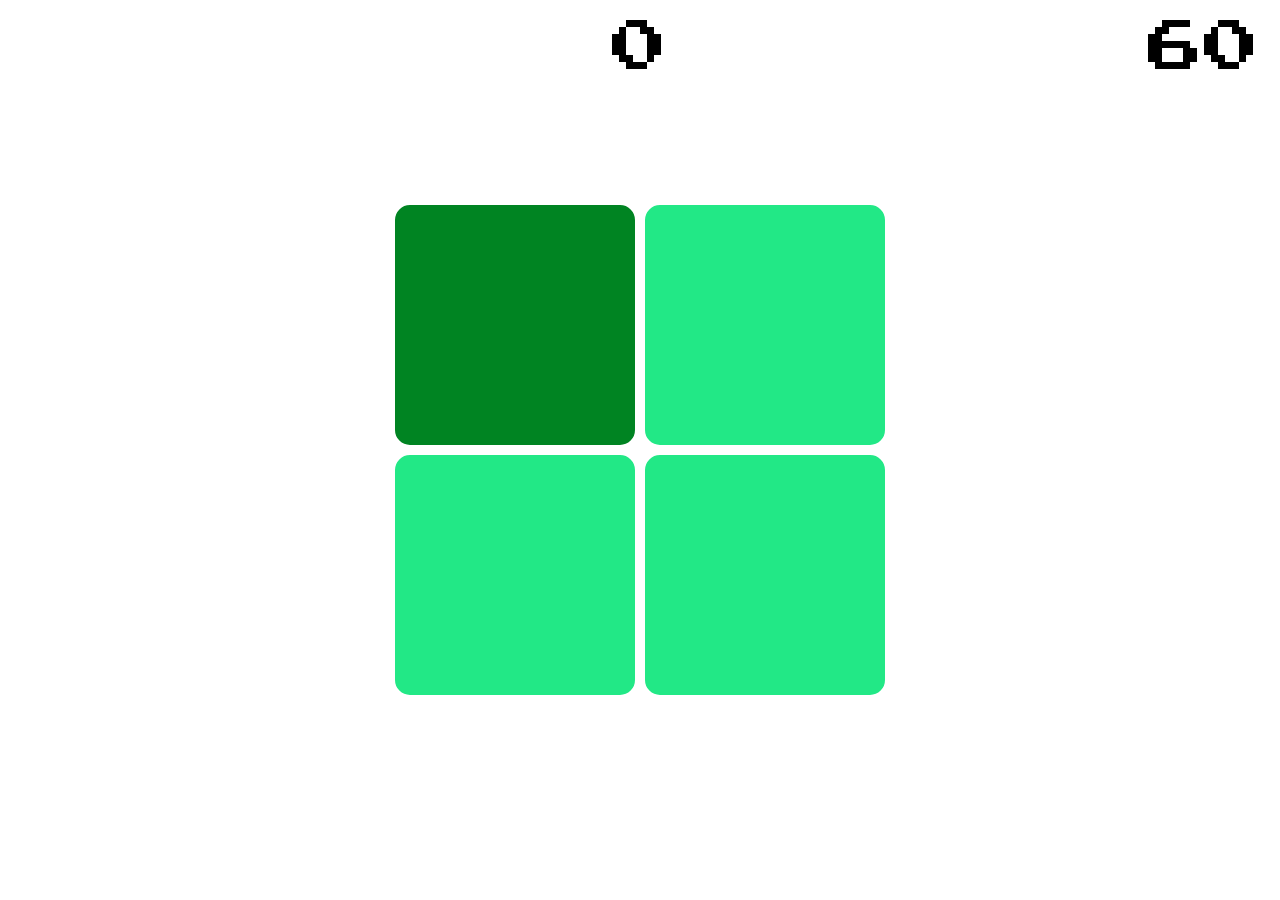
<file: Color Change Game/index.html>
<!DOCTYPE html>
<html lang="en">
<head>
    <meta charset="UTF-8">
    <meta name="viewport" content="width=device-width, initial-scale=1.0">
    <title>Document</title>
    <link rel="stylesheet" href="style.css">
</head>
<body>
    <div id="game-over">Game Over</div>
    <div id="point">0</div>
    <div id="countdown">60</div>
    <div class="board"></div>

    <script src="script.js"></script>
</body>
</html>
</file>
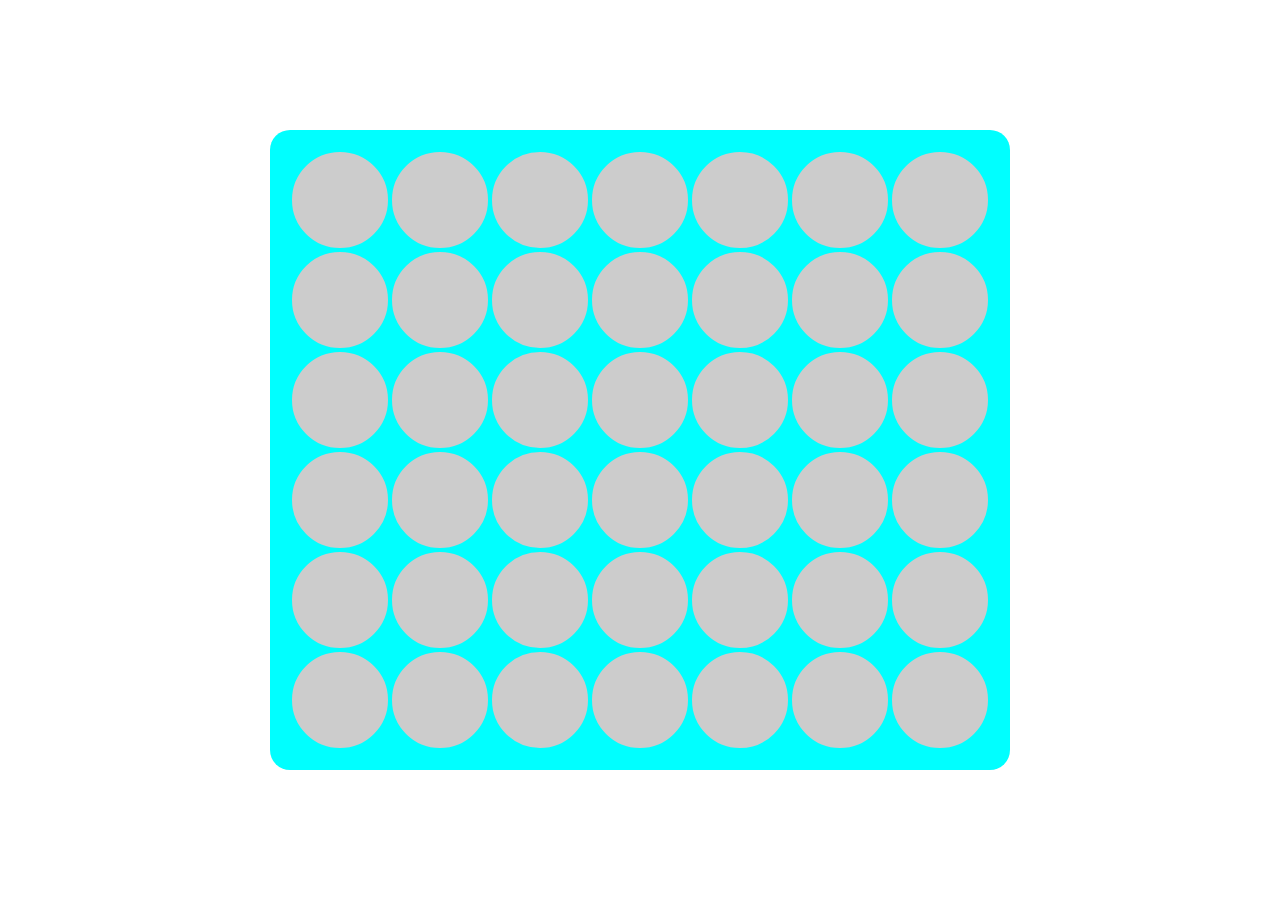
<file: Connect4/index.html>
<!DOCTYPE html>
<html lang="en">
<head>
    <meta charset="UTF-8">
    <meta name="viewport" content="width=device-width, initial-scale=1.0">
    <title>Connect four</title>
    <link rel="stylesheet" href="style.css">
</head>
<body>
    <div class="board"></div>
    <script src="script.js"></script>
</body>
</html>
</file>
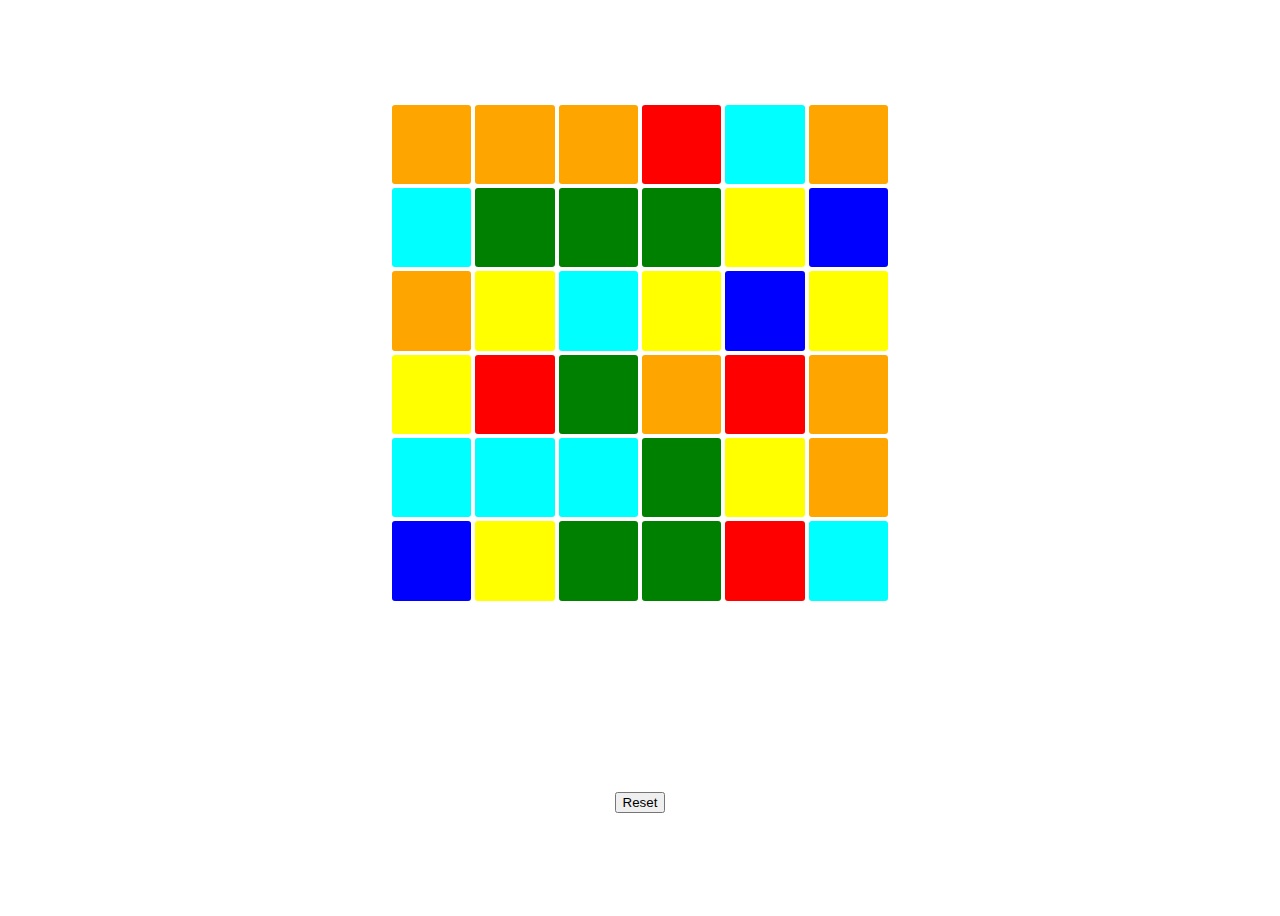
<file: Flood-it/index.html>
<!DOCTYPE html>
<html lang="en">
<head>
    <meta charset="UTF-8">
    <meta name="viewport" content="width=device-width, initial-scale=1.0">
    <title>Flood It</title>
    <link rel="stylesheet" href="style.css">
</head>
<body>
    <div class="board"></div>
    <div>
        <button id="resetBtn">Reset</button>
    </div>
    <script src="script.js"></script>
</body>
</html>
</file>
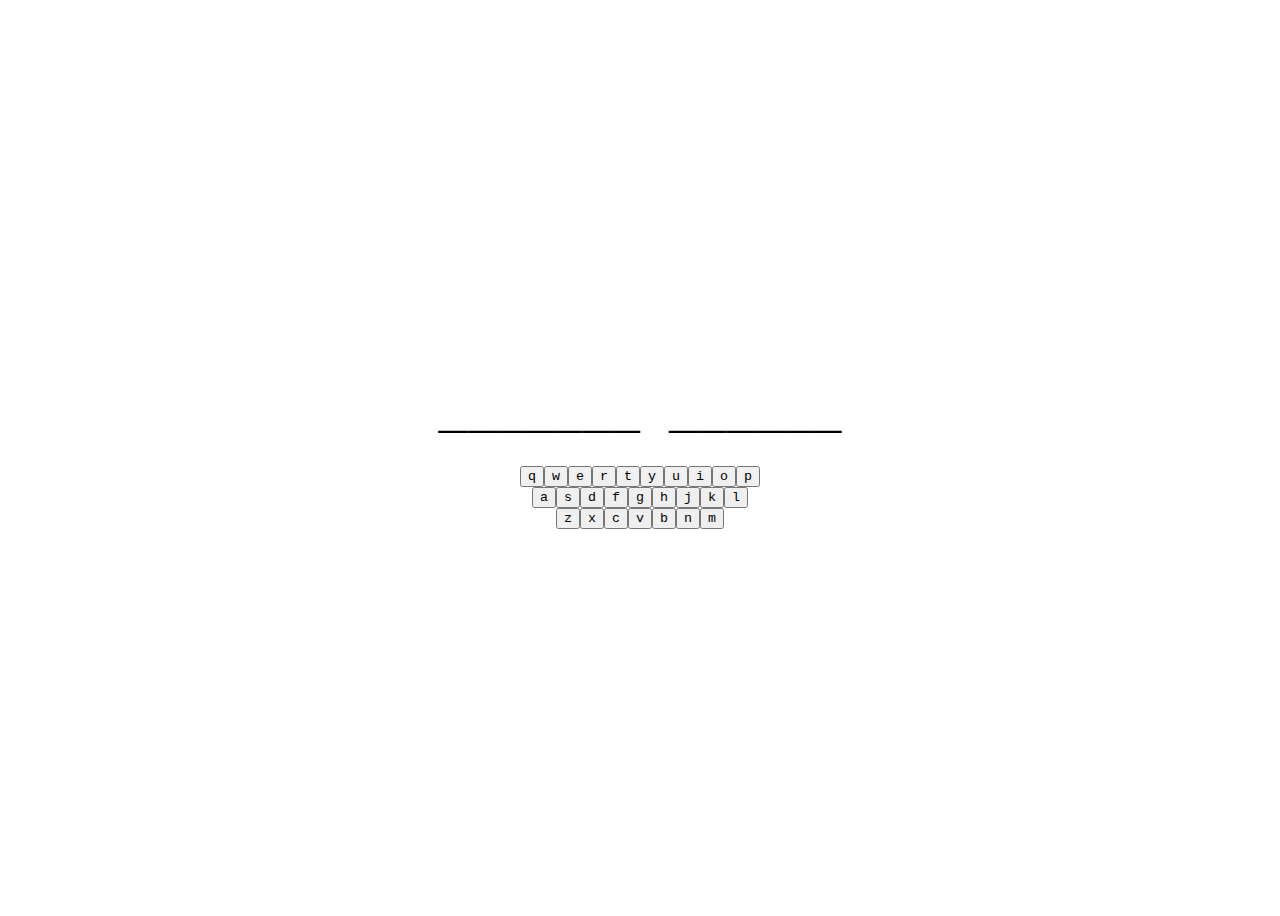
<file: Hangman/index.html>
<!DOCTYPE html>
<html lang="en">
<head>
    <meta charset="UTF-8">
    <meta name="viewport" content="width=device-width, initial-scale=1.0">
    <title>Hangman</title>
    <link rel="stylesheet" href="style.css">
</head>
<body>
    <div id="hangman">
        <div id="fails"></div>
        <div id="word"></div>
        <div id="letters"></div>
    </div>
    <script src="script.js"></script>
</body>
</html>
</file>
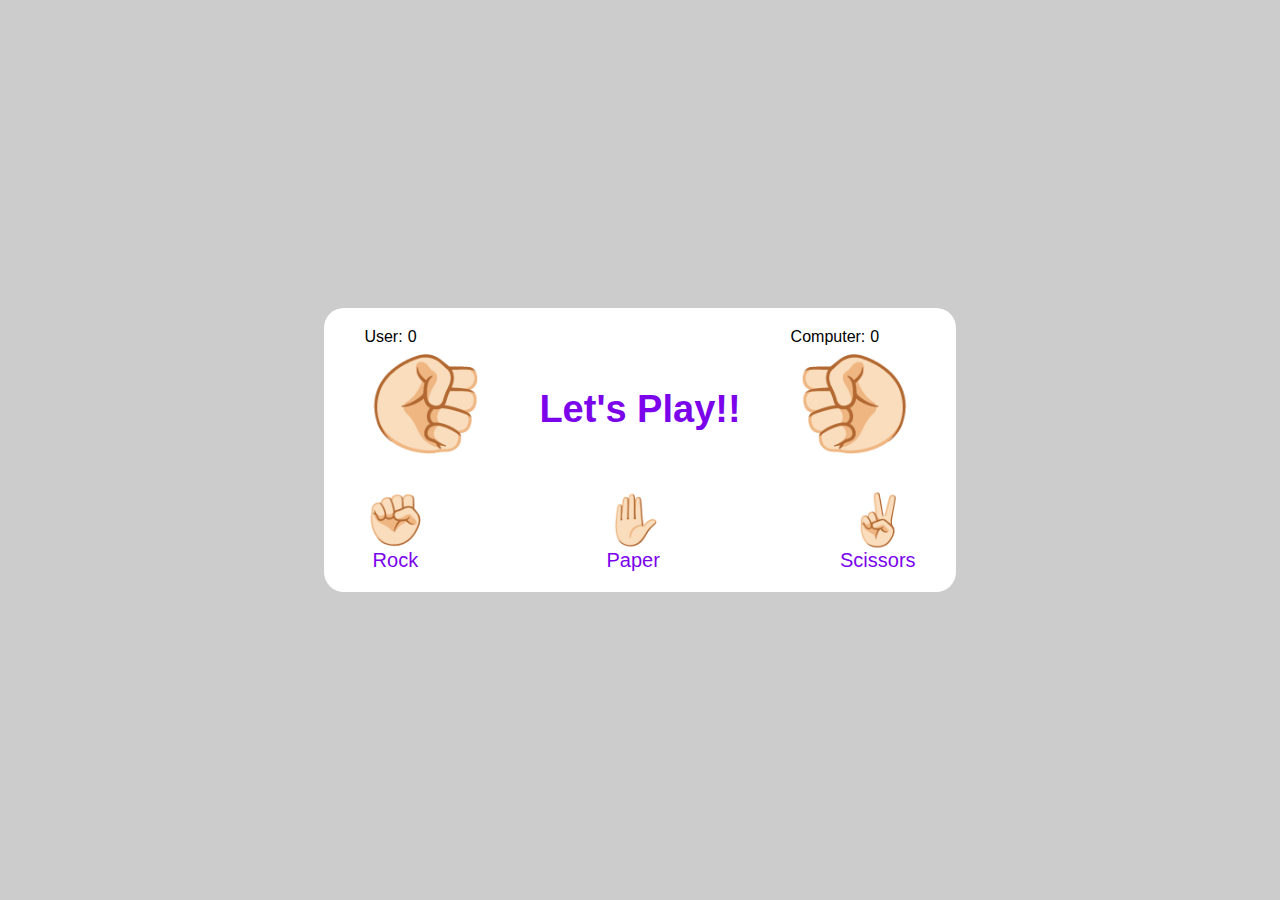
<file: Rock Paper Scissors Game/index.html>
<!DOCTYPE html>
<html lang="en">
<head>
    <meta charset="UTF-8">
    <meta name="viewport" content="width=device-width, initial-scale=1.0">
    <title>RPS</title>
    <link rel="stylesheet" href="style.css">
</head>
<body>
    <div class="rps">
        <div class="result-display">
            <div class="user-detail">
                <div class="user-data">
                    <div class="user">User:</div>
                    <div class="user-point">0</div>
                </div>
                <div class="user-result">✊🏻</div>
            </div>
            <div class="result">Let's Play!!</div>
            <div class="com-detail">
                <div class="com-data">
                    <div class="com">Computer:</div>
                    <div class="com-point">0</div>
                </div>
                <div class="com-result">✊🏻</div>
            </div>
        </div>
        <div class="option-choose">
            <div class="rock">✊🏻<p>Rock</p>
            </div>
            <div class="paper">✋🏻<p>Paper</p>
            </div>
            <div class="scissors">✌🏻<p>Scissors</p>
            </div>
        </div>
    </div>


    <script src="script.js"></script>
</body>
</html>
</file>
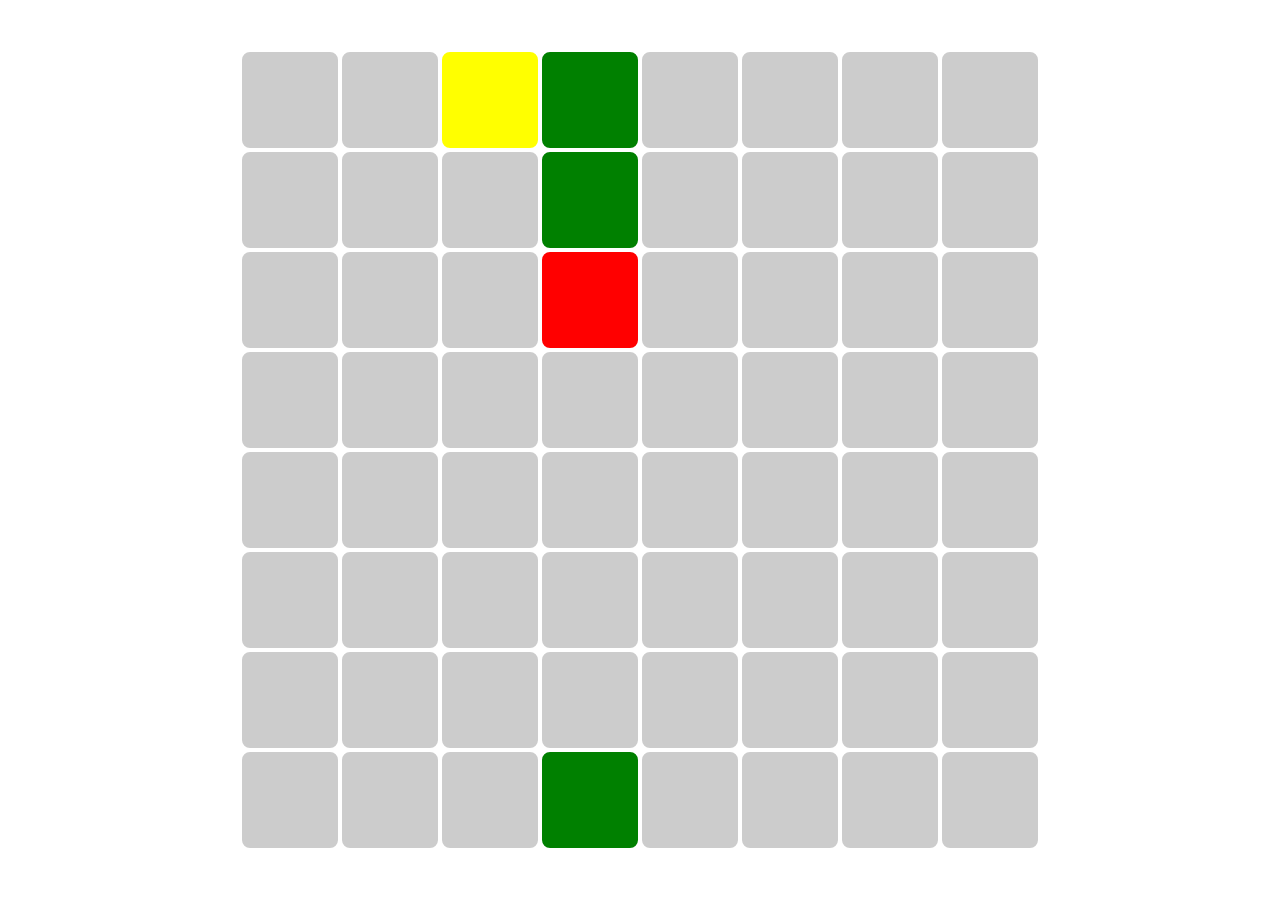
<file: Snake/index.html>
<!DOCTYPE html>
<html lang="en">
<head>
    <meta charset="UTF-8">
    <meta name="viewport" content="width=device-width, initial-scale=1.0">
    <title>Snake</title>
    <link rel="stylesheet" href="style.css">
</head>
<body>
    <div class="board"></div>
    <script src="script.js"></script>
</body>
</html>
</file>
<file: Color Change Game/style.css>
@import url('https://fonts.googleapis.com/css2?family=Press+Start+2P&display=swap');

*{
    margin: 0;
    padding: 0;
    box-sizing: border-box;
    font-family: 'Press Start 2P', sans-serif;
}

body{
    display: flex;
    align-items: center;
    justify-content: center;
    min-height: 100vh;
}

.board{
    display: flex;
    flex-wrap: wrap;
    width: 500px;
}

.tile{
    width: 250px;
    height: 250px;
    border: 5px solid #fff;
    border-radius: 20px;
    background-color: #ccc;
    cursor: pointer;
    transition: all 0.2s;
}

.tile:hover{
    transform: scale(1.05);
}

#point{
    position: fixed;
    top: 20px;
    left: 50%;
    transform: translateX(-50%);
    font-size: 56px;
}

#countdown{
    position: fixed;
    top: 20px;
    right: 20px;
    font-size: 56px;
}

#game-over{
    position: fixed;
    top: -100%;
    left: 0;
    display: flex;
    align-items: center;
    justify-content: center;
    background-color: rgba(0, 0, 0 , 0.5);
    width: 100%;
    height: 100%;
    font-size: 140px;
    text-transform: uppercase;
    color: #fff;
    transition: all 0.3s;
}

#game-over.shown{
    top: 0;
}
</file>
<file: Connect4/style.css>
* {
  box-sizing: border-box;
}

body {
  margin: 0;
  display: flex;
  min-height: 100vh;
  align-items: center;
  justify-content: center;
}

.board {
  display: flex;
  flex-wrap: wrap;
  width: 740px;
  background-color: aqua;
  padding: 20px;
  border-radius: 20px;
}

.tile {
  flex-shrink: 0;
  border: 2px solid aqua;
  border-radius: 50%;
  width: 100px;
  height: 100px;
  background-color: #ccc;
  cursor: pointer;
  transition: 0.2s all;
}

.tile.red {
  background-color: #f00;
}

.tile.yellow {
  background-color: #ff0;
}

.tile:hover {
  transform: scale(1.01);
}
</file>
<file: Flood-it/style.css>
* {
  box-sizing: border-box;
}

body {
  display: grid;
  place-items: center;
  min-height: 100vh;
}

.board {
  width: 500px;
  height: 500px;
  display: flex;
  flex-wrap: wrap;
}

.tile {
  flex-shrink: 0;
  width: calc(100% / 3);
  height: calc(100% / 3);
  border: 2px solid #fff;
  border-radius: 5px;
  background-color: #ccc;
  cursor: pointer;
  transition: 0.3s all;
}

.tile:hover {
  transform: scale(1.01);
}
</file>
<file: Hangman/style.css>
* {
    font-family: monospace !important;
}
body {
    display: flex;
    justify-content: center;
    align-items: center;
    min-height: 100vh;
}
#letters {
    display: flex;
    flex-direction: column;
}
.keyboard-row {
    display: flex;
    justify-content: center;
}
#word {
    font-size: 48px;
    margin-bottom: 24px;
}
</file>
<file: Rock Paper Scissors Game/style.css>
*{
    margin: 0;
    padding: 0;
    box-sizing: border-box;
    font-family: sans-serif;
}

body{
    display: flex;
    align-items: center;
    justify-content: center;
    height: 100vh;
    background-color: #ccc;
}

.rps{
    background-color: #fff;
    padding: 20px 40px;
    border-radius: 20px;
}

.result-display{
    display: flex;
    gap: 50px;
}

.user-result{
    font-size: 100px;
    transform: rotate(90deg) rotateY(180deg);
}

.user-data{
    display: flex;
    align-items: center;
    gap: 5px;
}

.com-result{
    font-size: 100px;
    transform: rotate(-90deg);
}

.com-data{
    display: flex;
    gap: 5px;
}

.result{
    font-size: 38px;
    font-weight: bold;
    color: rgb(123, 4, 235);
    margin: 60px 0;
}

.option-choose{
    display: flex;
    justify-content: space-between;
}

.rock{
    font-size: 50px;
    display: flex;
    flex-direction: column;
    align-items: center;
    cursor: pointer;
}
.paper{
    font-size: 50px;
    display: flex;
    flex-direction: column;
    align-items: center;
    cursor: pointer;
}
.scissors{
    font-size: 50px;
    display: flex;
    flex-direction: column;
    align-items: center;
    cursor: pointer;
}

p{
    font-size: 20px;
    font-weight: 500;
    color: rgb(123, 4, 235);
}
</file>
<file: Snake/style.css>
* {
  box-sizing: border-box;
}

body {
  margin: 0;
  display: flex;
  min-height: 100vh;
  align-items: center;
  justify-content: center;
}

.board {
  display: flex;
  flex-wrap: wrap;
}

.tile {
  flex-shrink: 0;
  border: 2px solid #fff;
  border-radius: 10px;
  background-color: #ccc;
  cursor: pointer;
  transition: 0.2s all;
  width: 100px;
  height: 100px;
}

.tile.body {
  background-color: green;
}

.tile.head {
  background-color: red;
}

.tile.food {
  background-color: yellow;
}
</file>
